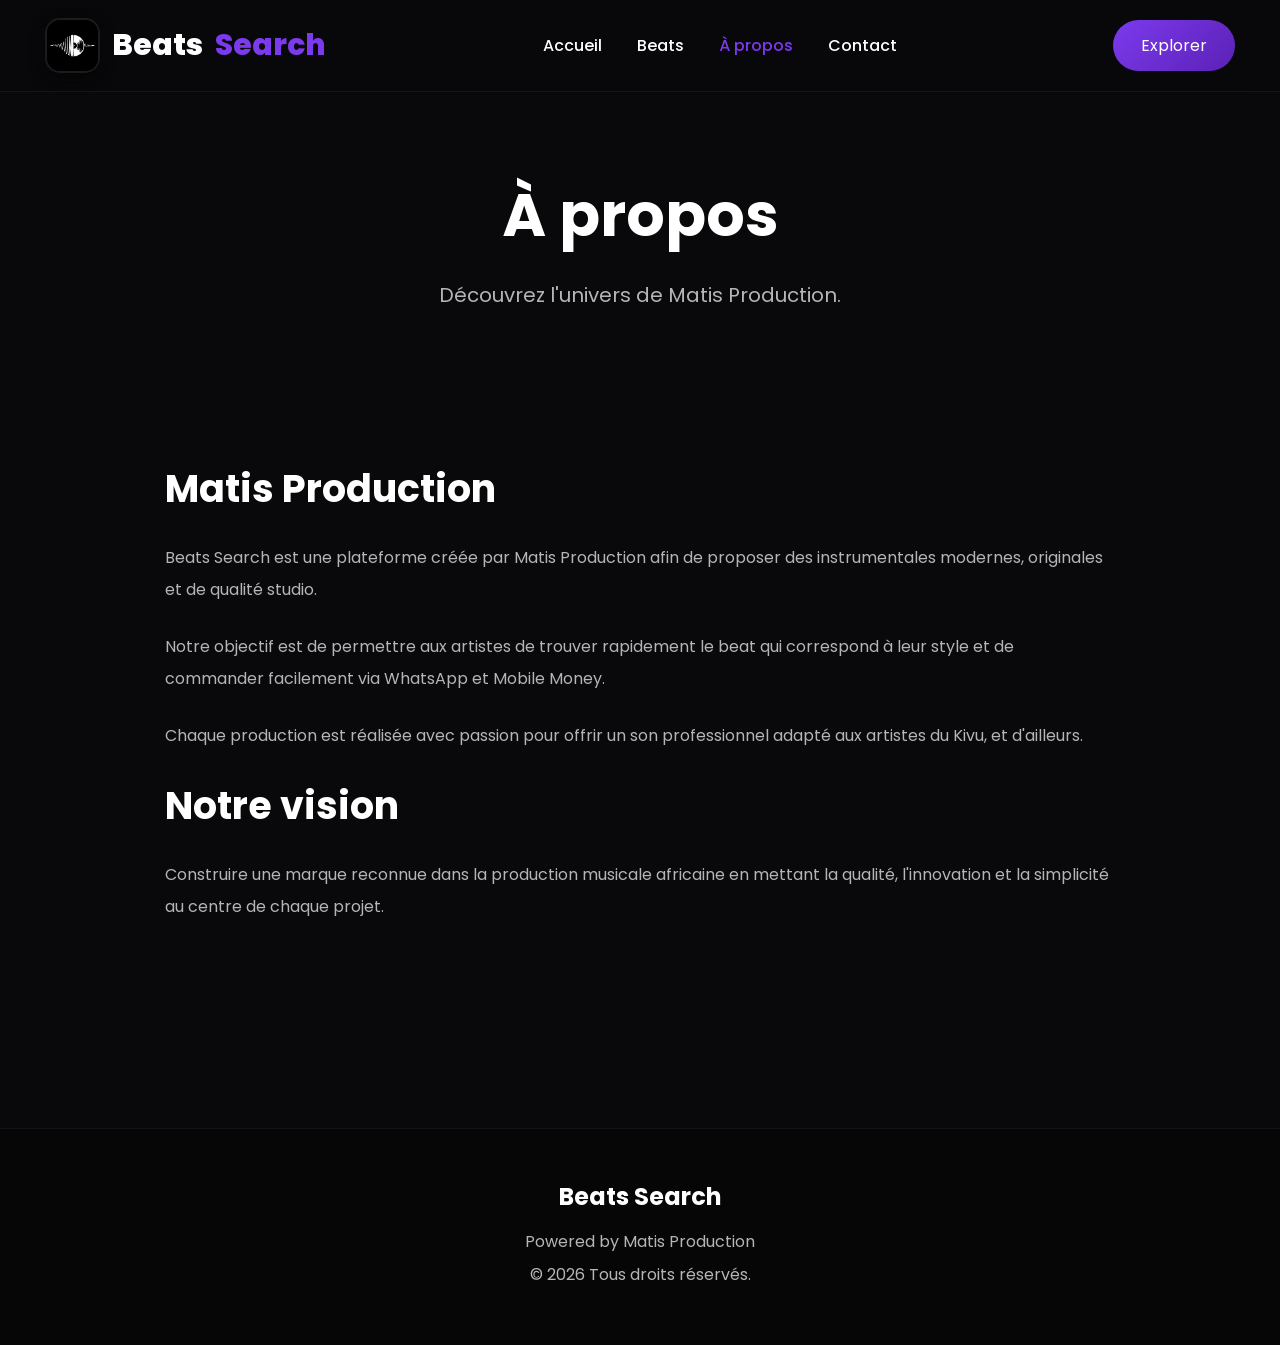
<file: about.html>
<!DOCTYPE html>
<html lang="fr">

<head>

    <meta charset="UTF-8">
    <meta name="viewport" content="width=device-width, initial-scale=1.0">

    <title>À propos | Beats Search</title>
    <meta name="description" content="Découvre Matis Production, le studio derrière Beats Search : instrumentales modernes, originales et de qualité studio pour les artistes.">
    <link rel="icon" type="image/png" href="assets/img/logo.png">

    <link rel="stylesheet" href="assets/css/style.css">

    <link rel="preconnect" href="https://fonts.googleapis.com">

    <link rel="preconnect" href="https://fonts.gstatic.com" crossorigin>

    <link href="https://fonts.googleapis.com/css2?family=Poppins:wght@300;400;500;600;700;800&display=swap" rel="stylesheet">

</head>

<body>

<header>

<nav class="navbar">

<div class="logo">

    <a href="index.html">

        <img src="assets/img/logo.png" alt="Beats Search Logo">

        <span class="logo-main">Beats</span>

        <span class="logo-secondary">Search</span>

    </a>

</div>

<button type="button" class="menu-toggle" aria-label="Ouvrir le menu" aria-expanded="false" aria-controls="mainNavLinks">☰</button>

<ul class="nav-links" id="mainNavLinks">

<li><a href="index.html">Accueil</a></li>

<li><a href="beats.html">Beats</a></li>

<li><a class="active" href="about.html">À propos</a></li>

<li><a href="contact.html">Contact</a></li>

</ul>

<a href="beats.html" class="btn">Explorer</a>

</nav>

</header>

<section class="page-header">

<h1>À propos</h1>

<p>Découvrez l'univers de Matis Production.</p>

</section>

<section class="about-section">

<div class="about-container">

<h2>Matis Production</h2>

<p>

Beats Search est une plateforme créée par Matis Production afin de proposer
des instrumentales modernes, originales et de qualité studio.

</p>

<p>

Notre objectif est de permettre aux artistes de trouver rapidement le beat
qui correspond à leur style et de commander facilement via WhatsApp et Mobile
Money.

</p>

<p>

Chaque production est réalisée avec passion pour offrir un son professionnel
adapté aux artistes du Kivu, et d'ailleurs.

</p>

<h2>Notre vision</h2>

<p>

Construire une marque reconnue dans la production musicale africaine en
mettant la qualité, l'innovation et la simplicité au centre de chaque projet.

</p>

</div>

</section>

<footer>

<h2>Beats Search</h2>

<p>Powered by Matis Production</p>

<p>© 2026 Tous droits réservés.</p>

</footer>

<script src="assets/js/script.js"></script>

</body>

</html>
</file>
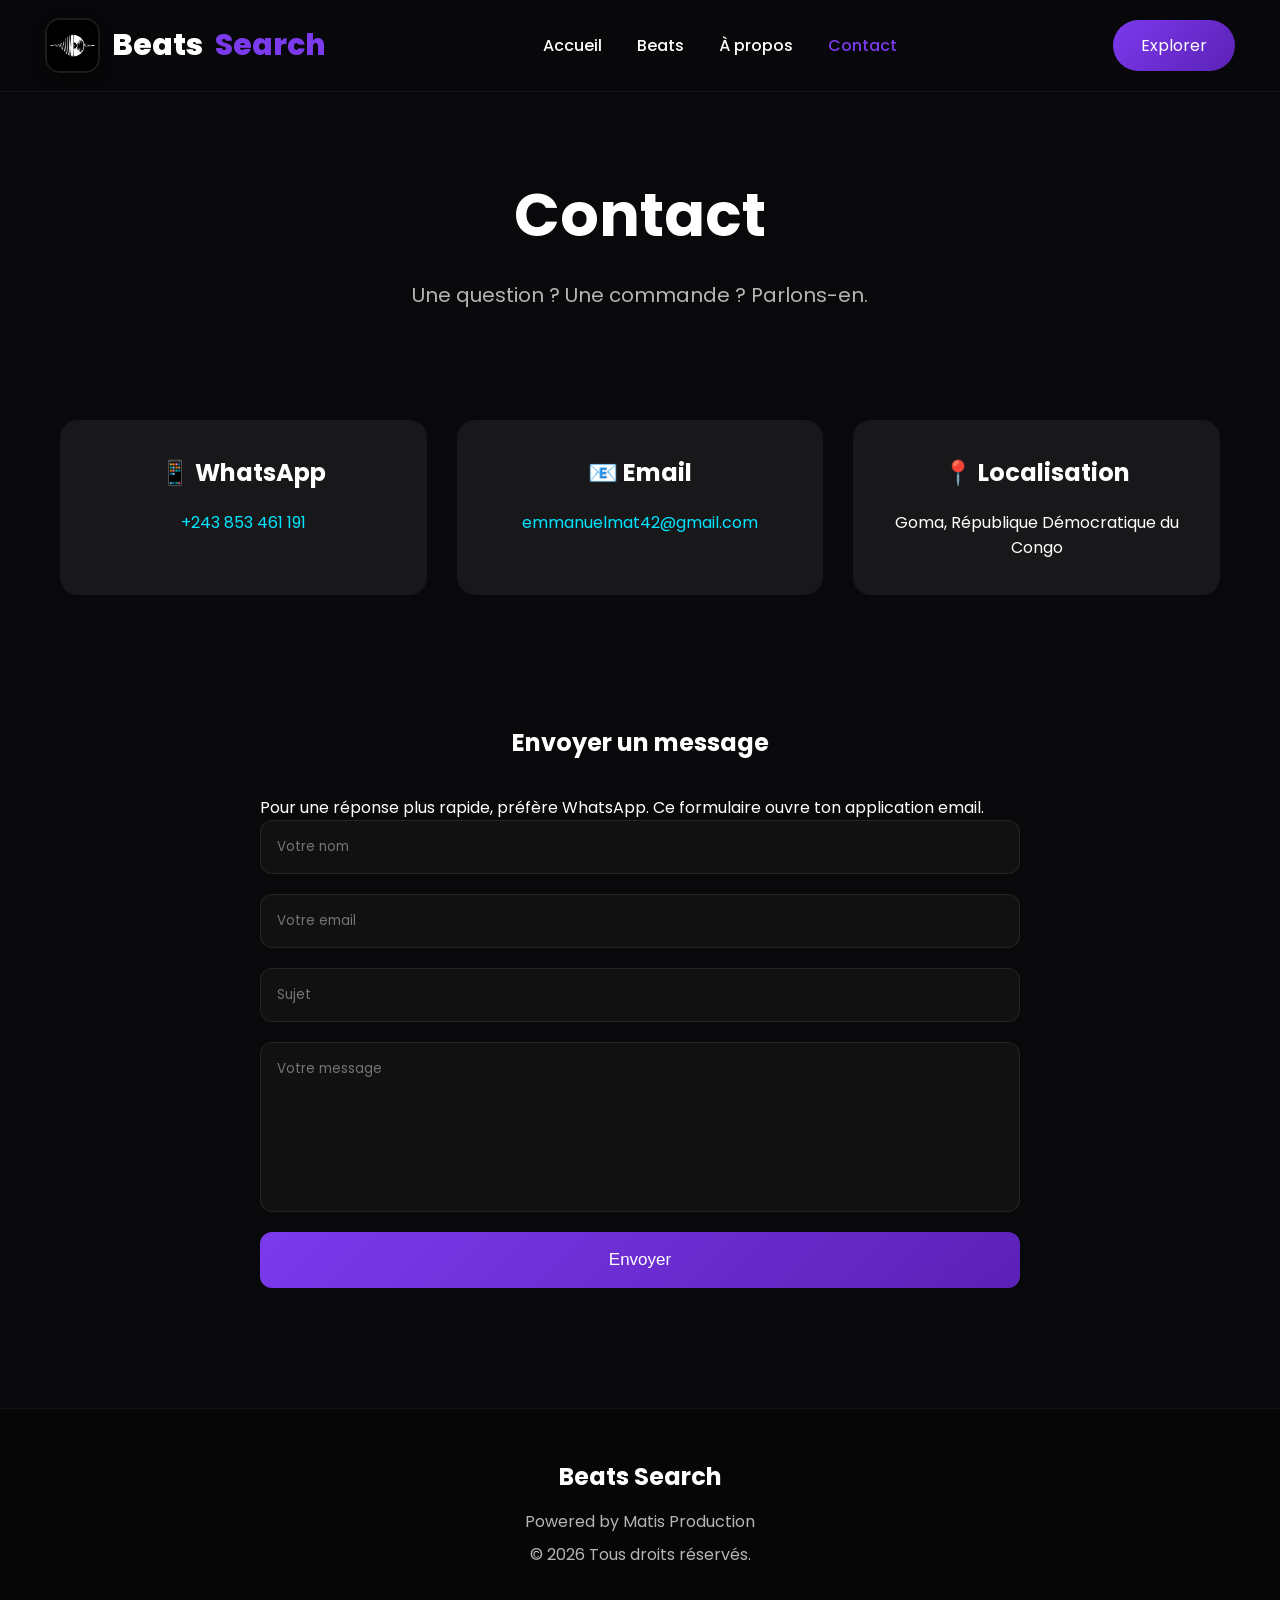
<file: contact.html>
<!DOCTYPE html>
<html lang="fr">

<head>

<meta charset="UTF-8">

<meta name="viewport" content="width=device-width, initial-scale=1.0">

<title>Contact | Beats Search</title>
<meta name="description" content="Contacte Matis Production pour commander un beat ou poser une question : WhatsApp, email ou formulaire de contact.">
<link rel="icon" type="image/png" href="assets/img/logo.png">

<link rel="stylesheet" href="assets/css/style.css">

<link rel="preconnect" href="https://fonts.googleapis.com">

<link rel="preconnect" href="https://fonts.gstatic.com" crossorigin>

<link href="https://fonts.googleapis.com/css2?family=Poppins:wght@300;400;500;600;700;800&display=swap" rel="stylesheet">

</head>

<body>

<header>

<nav class="navbar">

<div class="logo">

    <a href="index.html">

        <img src="assets/img/logo.png" alt="Beats Search Logo">

        <span class="logo-main">Beats</span>

        <span class="logo-secondary">Search</span>

    </a>

</div>

<button type="button" class="menu-toggle" aria-label="Ouvrir le menu" aria-expanded="false" aria-controls="mainNavLinks">☰</button>

<ul class="nav-links" id="mainNavLinks">

<li><a href="index.html">Accueil</a></li>

<li><a href="beats.html">Beats</a></li>

<li><a href="about.html">À propos</a></li>

<li><a class="active" href="contact.html">Contact</a></li>

</ul>

<a href="beats.html" class="btn">Explorer</a>

</nav>

</header>

<section class="page-header">

<h1>Contact</h1>

<p>Une question ? Une commande ? Parlons-en.</p>

</section>

<section class="contact-section">

<div class="contact-card">

<h2>📱 WhatsApp</h2>

<p>

<a href="https://wa.me/243853461191" target="_blank" rel="noopener">

+243 853 461 191

</a>

</p>

</div>

<div class="contact-card">

<h2>📧 Email</h2>

<p>

<a href="mailto:emmanuelmat42@gmail.com">

emmanuelmat42@gmail.com

</a>

</p>

</div>

<div class="contact-card">

<h2>📍 Localisation</h2>

<p>

Goma, République Démocratique du Congo

</p>

</div>

</section>

<section class="contact-form">

    <h2>Envoyer un message</h2>

    <p class="contact-form-note">
        Pour une réponse plus rapide, préfère WhatsApp. Ce formulaire ouvre
        ton application email.
    </p>

    <form action="mailto:emmanuelmat42@gmail.com"
          method="post"
          enctype="text/plain">

        <label for="contactName" class="sr-only">Votre nom</label>
        <input type="text"
               id="contactName"
               name="Nom"
               placeholder="Votre nom"
               required>

        <label for="contactEmail" class="sr-only">Votre email</label>
        <input type="email"
               id="contactEmail"
               name="Email"
               placeholder="Votre email"
               required>

        <label for="contactSubject" class="sr-only">Sujet</label>
        <input type="text"
               id="contactSubject"
               name="Sujet"
               placeholder="Sujet"
               required>

        <label for="contactMessage" class="sr-only">Votre message</label>
        <textarea
               id="contactMessage"
               name="Message"
               placeholder="Votre message"
               required></textarea>

        <button type="submit">

            Envoyer

        </button>

    </form>

</section>



<footer>

<h2>Beats Search</h2>

<p>Powered by Matis Production</p>

<p>© 2026 Tous droits réservés.</p>

</footer>

<script src="assets/js/script.js"></script>

</body>

</html>
</file>
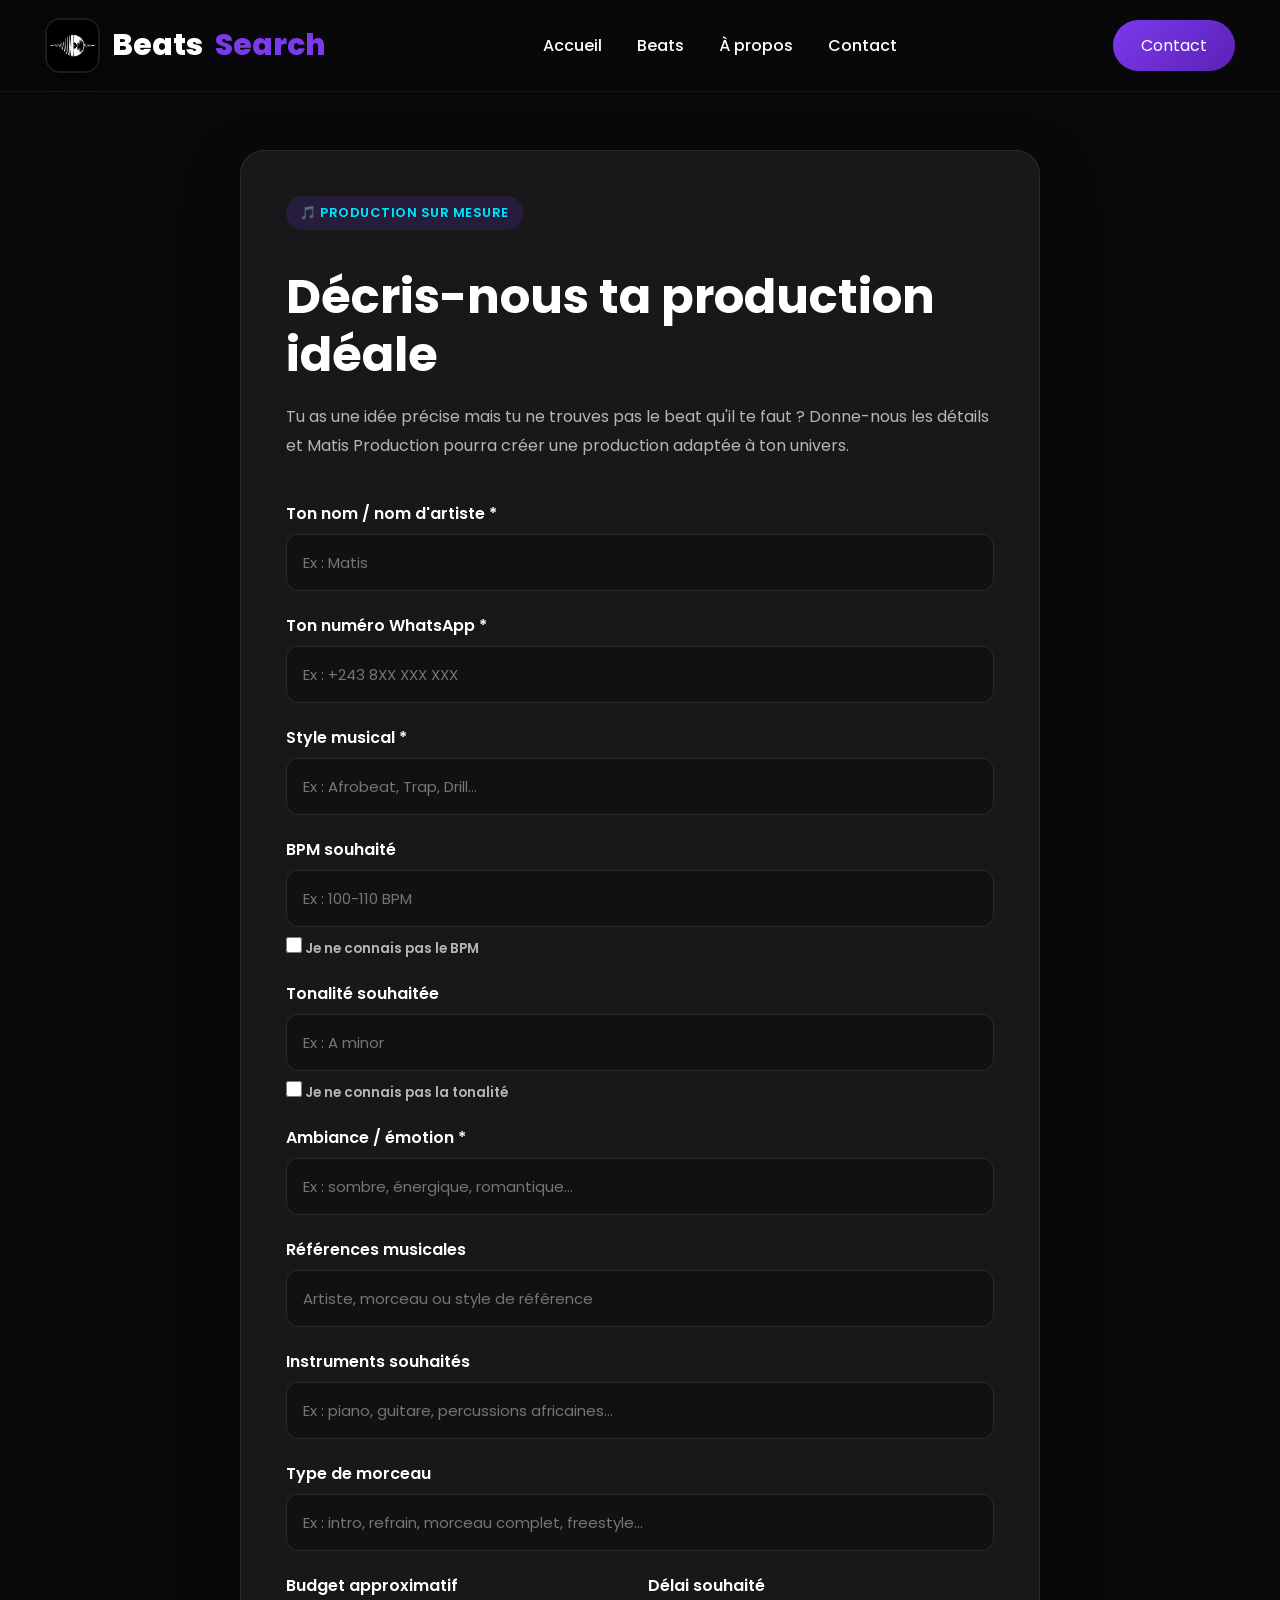
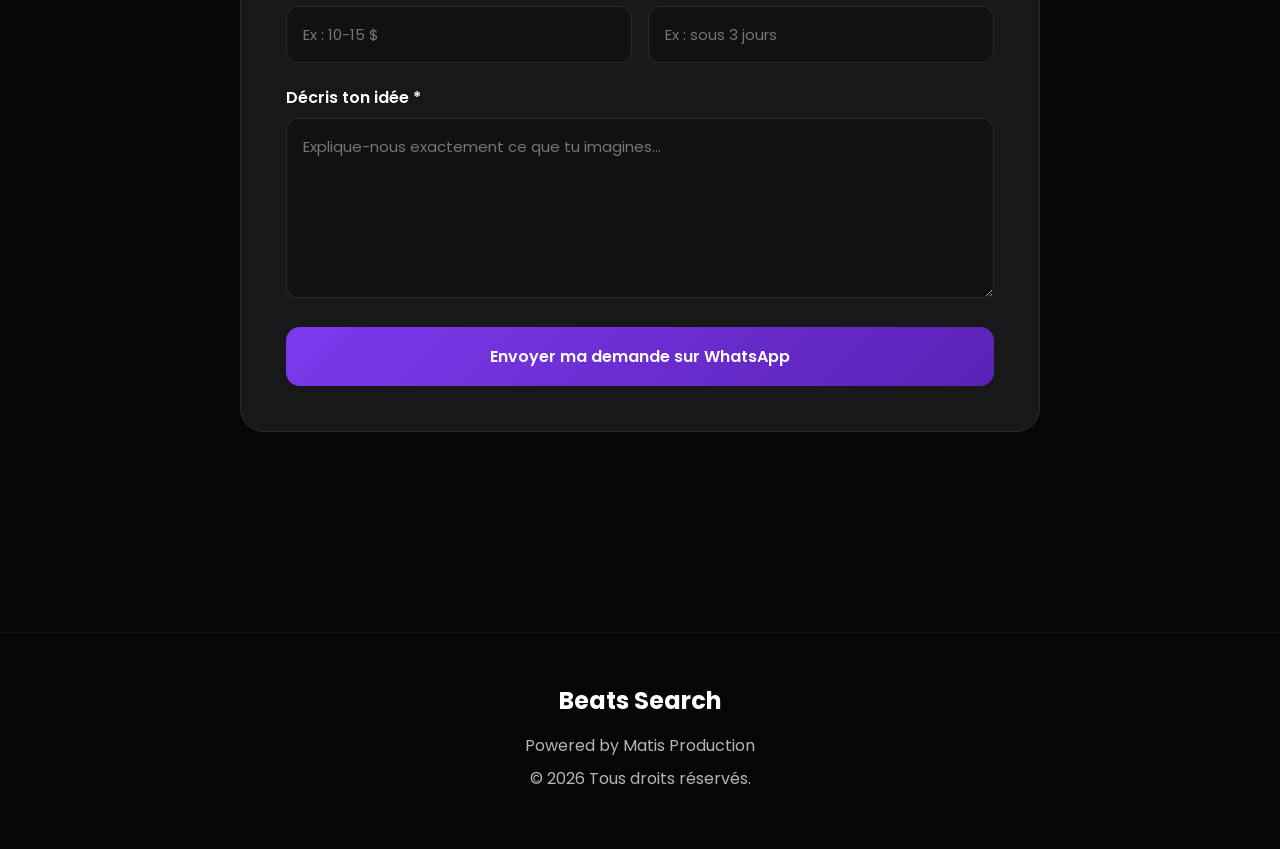
<file: production.html>
<!DOCTYPE html>
<html lang="fr">

<head>

    <meta charset="UTF-8">

    <meta
        name="viewport"
        content="width=device-width, initial-scale=1.0"
    >

    <title>Production sur mesure | Beats Search</title>
    <meta name="description" content="Décris ton idée de production musicale et Matis Production crée un beat sur mesure adapté à ton style, ton ambiance et ton budget.">

    <link
        rel="icon"
        type="image/png"
        href="assets/img/logo.png"
    >

    <link
        rel="stylesheet"
        href="assets/css/style.css"
    >

    <link
        href="https://fonts.googleapis.com/css2?family=Poppins:wght@300;400;500;600;700;800&display=swap"
        rel="stylesheet"
    >

</head>

<body>

<header>

    <nav class="navbar">

        <div class="logo">

            <a href="index.html">

                <img src="assets/img/logo.png" alt="Beats Search Logo">

                <span class="logo-main">Beats</span>
                <span class="logo-secondary">Search</span>

            </a>

        </div>

        <button type="button" class="menu-toggle" aria-label="Ouvrir le menu" aria-expanded="false" aria-controls="mainNavLinks">☰</button>

        <ul class="nav-links" id="mainNavLinks">

            <li>
                <a href="index.html">Accueil</a>
            </li>

            <li>
                <a href="beats.html">Beats</a>
            </li>

            <li>
                <a href="about.html">À propos</a>
            </li>

            <li>
                <a href="contact.html">Contact</a>
            </li>

        </ul>

        <a href="contact.html" class="btn">
            Contact
        </a>

    </nav>

</header>


<section class="production-page">

    <div class="production-container">

        <span class="custom-badge">
            🎵 PRODUCTION SUR MESURE
        </span>

        <h1>
            Décris-nous ta production idéale
        </h1>

        <p class="production-intro">
            Tu as une idée précise mais tu ne trouves pas
            le beat qu'il te faut ?
            Donne-nous les détails et Matis Production
            pourra créer une production adaptée à ton univers.
        </p>


        <form id="productionForm" novalidate>


            <div class="form-group">

                <label for="name">
                    Ton nom / nom d'artiste *
                </label>

                <input
                    type="text"
                    id="name"
                    placeholder="Ex : Matis"
                    required
                >

                <p class="form-error" id="error-name" hidden>Merci d'indiquer ton nom.</p>

            </div>


            <div class="form-group">

                <label for="whatsapp">
                    Ton numéro WhatsApp *
                </label>

                <input
                    type="tel"
                    id="whatsapp"
                    placeholder="Ex : +243 8XX XXX XXX"
                    required
                >

                <p class="form-error" id="error-whatsapp" hidden>Merci d'indiquer un numéro WhatsApp valide.</p>

            </div>


            <div class="form-group">

                <label for="style">
                    Style musical *
                </label>

                <input
                    type="text"
                    id="style"
                    placeholder="Ex : Afrobeat, Trap, Drill..."
                    required
                >

                <p class="form-error" id="error-style" hidden>Merci d'indiquer un style musical.</p>

            </div>


            <div class="form-group">

                <label for="bpm">
                    BPM souhaité
                </label>

                <input
                    type="text"
                    id="bpm"
                    placeholder="Ex : 100-110 BPM"
                >

                <label class="form-checkbox">
                    <input type="checkbox" id="bpmUnknown">
                    Je ne connais pas le BPM
                </label>

            </div>


            <div class="form-group">

                <label for="key">
                    Tonalité souhaitée
                </label>

                <input
                    type="text"
                    id="key"
                    placeholder="Ex : A minor"
                >

                <label class="form-checkbox">
                    <input type="checkbox" id="keyUnknown">
                    Je ne connais pas la tonalité
                </label>

            </div>


            <div class="form-group">

                <label for="mood">
                    Ambiance / émotion *
                </label>

                <input
                    type="text"
                    id="mood"
                    placeholder="Ex : sombre, énergique, romantique..."
                    required
                >

                <p class="form-error" id="error-mood" hidden>Merci de décrire l'ambiance recherchée.</p>

            </div>


            <div class="form-group">

                <label for="references">
                    Références musicales
                </label>

                <input
                    type="text"
                    id="references"
                    placeholder="Artiste, morceau ou style de référence"
                >

            </div>


            <div class="form-group">

                <label for="instruments">
                    Instruments souhaités
                </label>

                <input
                    type="text"
                    id="instruments"
                    placeholder="Ex : piano, guitare, percussions africaines..."
                >

            </div>


            <div class="form-group">

                <label for="songType">
                    Type de morceau
                </label>

                <input
                    type="text"
                    id="songType"
                    placeholder="Ex : intro, refrain, morceau complet, freestyle..."
                >

            </div>


            <div class="form-group form-group-half">

                <div>
                    <label for="budget">
                        Budget approximatif
                    </label>

                    <input
                        type="text"
                        id="budget"
                        placeholder="Ex : 10-15 $"
                    >
                </div>

                <div>
                    <label for="deadline">
                        Délai souhaité
                    </label>

                    <input
                        type="text"
                        id="deadline"
                        placeholder="Ex : sous 3 jours"
                    >
                </div>

            </div>


            <div class="form-group">

                <label for="description">
                    Décris ton idée *
                </label>

                <textarea
                    id="description"
                    placeholder="Explique-nous exactement ce que tu imagines..."
                    required
                ></textarea>

                <p class="form-error" id="error-description" hidden>Merci de décrire ton idée en quelques phrases.</p>

            </div>


            <button
                type="submit"
                class="production-submit"
            >

                Envoyer ma demande sur WhatsApp

            </button>

        </form>

    </div>

</section>


<footer>

    <h2>Beats Search</h2>

    <p>Powered by Matis Production</p>

    <p>© 2026 Tous droits réservés.</p>

</footer>


<script>

(function () {

    const form = document.getElementById("productionForm");

    if (!form) return;

    const bpmUnknown = document.getElementById("bpmUnknown");
    const bpmInput = document.getElementById("bpm");
    const keyUnknown = document.getElementById("keyUnknown");
    const keyInput = document.getElementById("key");

    if (bpmUnknown && bpmInput) {
        bpmUnknown.addEventListener("change", () => {
            bpmInput.disabled = bpmUnknown.checked;
            if (bpmUnknown.checked) bpmInput.value = "";
        });
    }

    if (keyUnknown && keyInput) {
        keyUnknown.addEventListener("change", () => {
            keyInput.disabled = keyUnknown.checked;
            if (keyUnknown.checked) keyInput.value = "";
        });
    }

    form.addEventListener("submit", function (event) {

        event.preventDefault();

        const fields = {
            name: document.getElementById("name"),
            whatsapp: document.getElementById("whatsapp"),
            style: document.getElementById("style"),
            mood: document.getElementById("mood"),
            description: document.getElementById("description")
        };

        let isValid = true;

        Object.keys(fields).forEach((key) => {
            const field = fields[key];
            const errorEl = document.getElementById("error-" + key);
            const value = field.value.trim();

            if (!value) {
                isValid = false;
                field.classList.add("input-error");
                if (errorEl) errorEl.hidden = false;
            } else {
                field.classList.remove("input-error");
                if (errorEl) errorEl.hidden = true;
            }
        });

        if (!isValid) {
            const firstInvalid = form.querySelector(".input-error");
            if (firstInvalid) firstInvalid.focus();
            return;
        }

        const name = fields.name.value.trim();
        const whatsappNumberClient = fields.whatsapp.value.trim();
        const style = fields.style.value.trim();
        const bpm = bpmUnknown && bpmUnknown.checked
            ? "Non précisé"
            : (bpmInput.value.trim() || "Non précisé");
        const key = keyUnknown && keyUnknown.checked
            ? "Non précisée"
            : (keyInput.value.trim() || "Non précisée");
        const mood = fields.mood.value.trim();
        const references = document.getElementById("references").value.trim();
        const instruments = document.getElementById("instruments").value.trim();
        const songType = document.getElementById("songType").value.trim();
        const budget = document.getElementById("budget").value.trim();
        const deadline = document.getElementById("deadline").value.trim();
        const description = fields.description.value.trim();


        const message =
`🎵 DEMANDE DE PRODUCTION SUR MESURE

👤 Nom / Artiste :
${name}

📱 WhatsApp :
${whatsappNumberClient}

🎼 Style :
${style}

🥁 BPM :
${bpm}

🎹 Tonalité :
${key}

🌙 Ambiance :
${mood}

🎧 Références :
${references || "Aucune"}

🎸 Instruments souhaités :
${instruments || "Non précisé"}

🎬 Type de morceau :
${songType || "Non précisé"}

💰 Budget :
${budget || "Non précisé"}

⏱️ Délai souhaité :
${deadline || "Non précisé"}

💡 IDÉE DU CLIENT :
${description}

--------------------------------
Envoyé depuis Beats Search`;


        const whatsappNumber = "243853461191";

        const whatsappURL =
            "https://wa.me/" +
            whatsappNumber +
            "?text=" +
            encodeURIComponent(message);


        window.open(
            whatsappURL,
            "_blank"
        );

    });

})();

</script>

<script src="assets/js/script.js"></script>

</body>

</html>
</file>
<file: assets/css/style.css>
/*==================================
        BEATS SEARCH
     Matis Production
==================================*/

*{
    margin:0;
    padding:0;
    box-sizing:border-box;
}

html{
    scroll-behavior:smooth;
}

:root{

    --primary:#7C3AED;
    --secondary:#00E5FF;
    --dark:#09090B;
    --card:#18181B;
    --white:#ffffff;
    --gray:#b5b5b5;

}

body{

    font-family:'Poppins',sans-serif;
    background:var(--dark);
    color:var(--white);
    overflow-x:hidden;

}

/*=========================
        NAVBAR
=========================*/

header{

    position:fixed;
    width:100%;
    top:0;
    left:0;
    z-index:1000;

    backdrop-filter:blur(18px);

    background:rgba(9,9,11,.75);

    border-bottom:1px solid rgba(255,255,255,.05);

}

.navbar{

    max-width:1250px;

    margin:auto;

    padding:18px 30px;

    display:flex;

    justify-content:space-between;

    align-items:center;

}

/*=========================
          LOGO
=========================*/

/*=========================
          LOGO
=========================*/

.logo{

    display:flex;

    align-items:center;

}

.logo a{

    display:flex;

    align-items:center;

    gap:12px;

    text-decoration:none;

}

.logo img{

    width:55px;

    height:55px;

    object-fit:cover;

    border-radius:15px;

    border:2px solid rgba(255,255,255,.08);

    box-shadow:0 5px 15px rgba(0,0,0,.35);

    transition:.3s;

}

.logo img:hover{

    transform:scale(1.08);

    border-color:var(--primary);

}

.logo-main{

    color:#fff;

    font-size:30px;

    font-weight:800;

}

.logo-secondary{

    color:var(--primary);

    font-size:30px;

    font-weight:800;

}

.nav-links{

    display:flex;

    list-style:none;

    gap:35px;

}

.nav-links a{

    color:white;

    text-decoration:none;

    transition:.3s;

    font-weight:500;

}

.nav-links a:hover{

    color:var(--secondary);

}

.active{

    color:var(--primary)!important;

}

.btn{

    background:linear-gradient(135deg,#7C3AED,#5B21B6);

    color:white;

    text-decoration:none;

    padding:13px 28px;

    border-radius:50px;

    transition:.3s;

}

.btn:hover{

    transform:translateY(-4px);

    box-shadow:0 15px 35px rgba(124,58,237,.35);

}

/*=========================
          HERO
=========================*/

.hero{

    position:relative;

    overflow:hidden;

    min-height:100vh;

    display:flex;

    justify-content:center;

    align-items:center;

    text-align:center;

    padding:120px 20px;

    background:
    linear-gradient(rgba(9,9,11,.82),rgba(9,9,11,.92)),
    url("../img/hero.jpg");

    background-size:cover;

    background-position:center;

    background-repeat:no-repeat;

}

.hero::after{

    content:"";

    position:absolute;

    inset:0;

    background:

    radial-gradient(circle at top right,

    rgba(124,58,237,.25),

    transparent 40%);

}

.hero-content{

    position:relative;

    z-index:2;

    max-width:900px;

    padding:20px;

}

.hero h1{

    font-size:72px;

    font-weight:800;

    line-height:1.1;

}

.hero p{

    margin:30px 0;

    font-size:22px;

    color:var(--gray);

    line-height:1.8;

}

.hero-btn{

    display:inline-block;

    padding:18px 45px;

    background:linear-gradient(135deg,#7C3AED,#5B21B6);

    color:white;

    text-decoration:none;

    border-radius:60px;

    transition:.35s;

    font-size:18px;

}

.hero-btn:hover{

    transform:translateY(-6px);

    box-shadow:0 15px 40px rgba(124,58,237,.4);

}

/*=========================
       PAGE HEADER
=========================*/

.page-header{

    padding-top:170px;

    padding-bottom:70px;

    text-align:center;

}

.page-header h1{

    font-size:60px;

    margin-bottom:20px;

}

.page-header p{

    color:var(--gray);

    font-size:20px;

}

/*=========================
      RESPONSIVE
=========================*/

@media(max-width:900px){

.nav-links{

display:none;

}

.hero h1{

font-size:45px;

}

.hero p{

font-size:18px;

}

.page-header h1{

font-size:40px;

}

}
/*==================================
        SECTION BEATS
==================================*/

.beats{

    max-width:1300px;

    margin:auto;

    padding:80px 30px;

}

.beat-container{

    display:grid;

    grid-template-columns:repeat(auto-fit,minmax(320px,1fr));

    gap:35px;

}

.beat-card{

    background:var(--card);

    border-radius:20px;

    overflow:hidden;

    transition:.35s;

    border:1px solid rgba(255,255,255,.05);

}

.beat-card:hover{

    transform:translateY(-10px);

    box-shadow:0 20px 40px rgba(124,58,237,.25);

}

.beat-card img{

    width:100%;

    height:280px;

    object-fit:cover;

    display:block;

}

.beat-info{

    padding:25px;

}

.beat-info h3{

    font-size:24px;

    margin-bottom:10px;

}

.beat-info p{

    color:var(--gray);

    margin-bottom:15px;

}

.beat-info span{

    display:block;

    color:var(--secondary);

    font-size:25px;

    font-weight:bold;

    margin-bottom:20px;

}

.beat-info audio{

    width:100%;

    margin-bottom:20px;

}

.buy-btn{

    display:block;

    width:100%;

    text-align:center;

    text-decoration:none;

    padding:15px;

    border-radius:12px;

    background:linear-gradient(135deg,#7C3AED,#5B21B6);

    color:white;

    font-weight:600;

    transition:.3s;

}

.buy-btn:hover{

    background:linear-gradient(135deg,#00E5FF,#06B6D4);

    color:black;

}

/*==================================
      PRESENTATION
==================================*/

.presentation{

    max-width:1000px;

    margin:auto;

    padding:90px 25px;

    text-align:center;

}

.presentation h2{

    font-size:42px;

    margin-bottom:25px;

}

.presentation p{

    color:var(--gray);

    line-height:2;

    font-size:18px;

}

/*==================================
         SERVICES
==================================*/

.services{

    max-width:1200px;

    margin:auto;

    padding:50px 20px 100px;

    display:grid;

    grid-template-columns:repeat(auto-fit,minmax(280px,1fr));

    gap:30px;

}

.service-card{

    background:var(--card);

    padding:35px;

    border-radius:18px;

    text-align:center;

    transition:.35s;

}

.service-card:hover{

    transform:translateY(-8px);

}

.service-card h3{

    margin-bottom:15px;

    font-size:24px;

}

.service-card p{

    color:var(--gray);

}

/*==================================
            ABOUT
==================================*/

.about-section{

    max-width:1000px;

    margin:auto;

    padding:80px 25px;

}

.about-container h2{

    font-size:38px;

    margin-bottom:25px;

}

.about-container p{

    margin-bottom:25px;

    line-height:2;

    color:var(--gray);

}

/*==================================
            CONTACT
==================================*/

.contact-section{

    max-width:1200px;

    margin:auto;

    padding:40px 20px;

    display:grid;

    grid-template-columns:repeat(auto-fit,minmax(280px,1fr));

    gap:30px;

}

.contact-card{

    background:var(--card);

    padding:35px;

    border-radius:18px;

    text-align:center;

}

.contact-card h2{

    margin-bottom:20px;

}

.contact-card a{

    color:var(--secondary);

    text-decoration:none;

}

.contact-form{

    max-width:800px;

    margin:70px auto;

    padding:20px;

}

.contact-form h2{

    text-align:center;

    margin-bottom:35px;

}

.contact-form form{

    display:flex;

    flex-direction:column;

    gap:20px;

}

.contact-form input,

.contact-form textarea{

    background:#111;

    border:1px solid rgba(255,255,255,.08);

    color:white;

    padding:16px;

    border-radius:12px;

    font-family:Poppins;

}

.contact-form textarea{

    resize:none;

    height:170px;

}

.contact-form button{

    border:none;

    padding:18px;

    border-radius:12px;

    background:linear-gradient(135deg,#7C3AED,#5B21B6);

    color:white;

    cursor:pointer;

    font-size:17px;

}

/*==================================
            FOOTER
==================================*/

footer{

    margin-top:100px;

    padding:50px 20px;

    text-align:center;

    background:#060606;

    border-top:1px solid rgba(255,255,255,.05);

}

footer h2{

    margin-bottom:15px;

}

footer p{

    color:var(--gray);

    margin:8px 0;

}
/*==========================
        HERO STATS
===========================*/

.hero-stats{

    width:100%;

    display:flex;

    justify-content:center;

    align-items:center;

    flex-direction:row;

    gap:18px;

    margin-top:50px;

}

.stat{

    width:150px;

    height:110px;

    display:flex;

    flex-direction:column;

    justify-content:center;

    align-items:center;

    background:rgba(255,255,255,.05);

    border:1px solid rgba(255,255,255,.08);

    border-radius:18px;

    transition:.3s;

}

.stat:hover{

    transform:translateY(-6px);

    border-color:var(--primary);

}

.stat h2{

    color:var(--secondary);

    font-size:34px;

    margin-bottom:8px;

}

.stat p{

    color:var(--gray);

    font-size:15px;

}

/*=========================
   BOUTON RETOUR EN HAUT
=========================*/

#topButton{

position:fixed;

bottom:25px;

right:25px;

width:55px;

height:55px;

border:none;

border-radius:50%;

background:linear-gradient(135deg,#7C3AED,#5B21B6);

color:white;

font-size:22px;

cursor:pointer;

opacity:0;

pointer-events:none;

transition:.35s;

box-shadow:0 10px 25px rgba(124,58,237,.35);

z-index:9999;

}

#topButton:hover{

transform:translateY(-5px);

}

.showTop{

opacity:1 !important;

pointer-events:auto !important;

}
/* ==========================================
   RESPONSIVE MOBILE - INDEX UNIQUEMENT
========================================== */

@media screen and (max-width:768px){

/* HERO */

.hero{

    min-height:100vh;

    padding:120px 20px 80px;

    background:
    linear-gradient(rgba(9,9,11,.80),rgba(9,9,11,.92)),
    url("../img/hero-mobile.jpg");

    background-size:cover;
    background-position:center;
    background-repeat:no-repeat;

}

.hero-content{

    width:100%;
    max-width:100%;

}

.hero h1{

    font-size:42px;
    line-height:1.2;

}

.hero p{

    font-size:17px;
    margin:25px 0;

}

.hero-btn{

    width:100%;
    max-width:320px;
    margin:auto;
    display:block;

}

/* HERO STATS */

.hero-stats{

    position:relative;

    width:220px;

    height:120px;

    margin:40px auto;

    overflow:hidden;

}
.hero-stats .stat{

    position:absolute;

    top:0;
    left:0;

    width:100%;
    height:100%;

    display:none;

    flex-direction:column;
    justify-content:center;
    align-items:center;

    text-align:center;

}

.hero-stats .stat.active{

    display:flex;

}

.hero-stats h2{

    font-size:30px;

}

.hero-stats p{

    font-size:15px;

}


/* SECTIONS */

.presentation,
.about-section{

    padding:70px 20px;

}

.presentation h2,
.about-section h2{

    font-size:36px;

}

.presentation p,
.about-section p{

    font-size:17px;
    line-height:1.8;

}

/* BEATS */

.beats{

    padding:70px 15px;

}

.beat-container{

    display:grid;

    grid-template-columns:1fr;

    gap:25px;

}

.beat-card{

    width:100%;

    border-radius:18px;

}

.beat-card img{

    width:100%;

    height:220px;

    object-fit:cover;

}

.beat-info{

    padding:20px;

}

.buy-btn{

    width:100%;

}

/* SERVICES */

.services{

    grid-template-columns:1fr;

}

.service-card{

    width:100%;

}

/* CONTACT */

.contact-section{

    grid-template-columns:1fr;

}

.contact-form{

    padding:20px;

}

/* FOOTER */

footer{

    padding:40px 20px;

}

}
.beat-card{

    opacity:1 !important;

    visibility:visible !important;

}

/* Le fix anti-bug ci-dessus empêche les cartes de rester invisibles
   à cause d'une animation ratée, sans bloquer l'effet de survol
   (transform) sur desktop comme le faisait l'ancienne règle. */
/* ==========================================
   PRODUCTION SUR MESURE
========================================== */

.custom-production {

    grid-column: 1 / -1;

    width: 100%;

    margin-top: 15px;

    padding: 55px 30px;

    border-radius: 24px;

    text-align: center;

    background:
        radial-gradient(
            circle at top right,
            rgba(124,58,237,.20),
            transparent 45%
        ),
        var(--card);

    border: 1px solid rgba(255,255,255,.08);

    box-shadow: 0 15px 40px rgba(0,0,0,.25);

    animation: customFloat 4s ease-in-out infinite;

}

.custom-production-content {

    width: 100%;

    max-width: 700px;

    margin: auto;

}

.custom-badge {

    display: inline-block;

    margin-bottom: 18px;

    padding: 7px 14px;

    border-radius: 30px;

    background: rgba(124,58,237,.15);

    color: var(--secondary);

    font-size: 13px;

    font-weight: 600;

    letter-spacing: .5px;

}

.custom-production h2 {

    font-size: 34px;

    line-height: 1.3;

    margin-bottom: 15px;

}

.custom-production p {

    max-width: 600px;

    margin: 0 auto 25px;

    color: var(--gray);

    line-height: 1.8;

    font-size: 16px;

}

.custom-production-btn {

    display: inline-block;

    padding: 14px 28px;

    border-radius: 50px;

    background: linear-gradient(
        135deg,
        #7C3AED,
        #5B21B6
    );

    color: white;

    text-decoration: none;

    font-weight: 600;

    transition: .3s;

}

.custom-production-btn:hover {

    transform: translateY(-4px);

    box-shadow:
        0 12px 30px rgba(124,58,237,.35);

}

@keyframes customFloat {

    0%,
    100% {

        transform: translateY(0);

    }

    50% {

        transform: translateY(-6px);

    }

}
/* ==========================================
   PAGE PRODUCTION SUR MESURE
========================================== */

.production-page {

    min-height:100vh;

    padding:150px 20px 100px;

    display:flex;

    justify-content:center;

    align-items:center;

}

.production-container {

    width:100%;

    max-width:800px;

    margin:auto;

    padding:45px;

    background:var(--card);

    border:1px solid rgba(255,255,255,.08);

    border-radius:24px;

    box-shadow:
        0 20px 60px rgba(0,0,0,.3);

}

.production-container > h1 {

    font-size:48px;

    line-height:1.2;

    margin:20px 0;

}

.production-intro {

    color:var(--gray);

    line-height:1.8;

    margin-bottom:40px;

}

.form-group {

    margin-bottom:22px;

}

.form-group label {

    display:block;

    margin-bottom:8px;

    font-weight:600;

}

.form-group input,
.form-group textarea {

    width:100%;

    padding:16px;

    border-radius:12px;

    border:1px solid rgba(255,255,255,.1);

    background:#111;

    color:white;

    font-family:'Poppins',sans-serif;

    font-size:15px;

    outline:none;

}

.form-group input:focus,
.form-group textarea:focus {

    border-color:var(--primary);

}

.form-group textarea {

    min-height:180px;

    resize:vertical;

}

.production-submit {

    width:100%;

    padding:17px;

    border:none;

    border-radius:14px;

    background:
        linear-gradient(
            135deg,
            #7C3AED,
            #5B21B6
        );

    color:white;

    font-family:'Poppins',sans-serif;

    font-size:16px;

    font-weight:600;

    cursor:pointer;

    transition:.3s;

}

.production-submit:hover {

    transform:translateY(-3px);

    box-shadow:
        0 15px 35px rgba(124,58,237,.35);

}


/* ==========================================
   PRODUCTION MOBILE
========================================== */

@media screen and (max-width:768px) {

    .production-page {

        padding:
            120px 15px
            60px;

    }

    .production-container {

        padding:28px 20px;

        border-radius:20px;

    }

    .production-container > h1 {

        font-size:34px;

    }

    .production-intro {

        font-size:15px;

        line-height:1.7;

    }

    .form-group input,
    .form-group textarea {

        font-size:16px;

    }

}
/* =========================================================
   RESPONSIVE GLOBAL - BEATS SEARCH
   Mobile / Tablette / PC
   À AJOUTER À LA FIN DU CSS
========================================================= */

/* ---------- BASE ANTI-DÉBORDEMENT ---------- */

html,
body {
    width: 100%;
    max-width: 100%;
    overflow-x: hidden;
}

*,
*::before,
*::after {
    box-sizing: border-box;
}

img,
video {
    max-width: 100%;
    height: auto;
}


/* ---------- NAVBAR ---------- */

.navbar {
    width: 100%;
    max-width: 1250px;
    margin: auto;
}

.nav-links {
    flex-wrap: wrap;
}


/* ---------- PAGE HEADER ---------- */

.page-header {
    width: 100%;
    max-width: 100%;
    padding-left: 20px;
    padding-right: 20px;
    text-align: center;
}

.page-header h1,
.page-header p {
    max-width: 100%;
    overflow-wrap: break-word;
}


/* =========================================================
   BEATS - STRUCTURE RESPONSIVE
========================================================= */

.beats {
    width: 100%;
    max-width: 1400px;
    margin: 0 auto;
    padding: 80px 25px;
}

.beat-container {
    width: 100%;
    max-width: 100%;
    display: grid;

    /* PC */
    grid-template-columns: repeat(3, minmax(0, 1fr));

    gap: 30px;
    align-items: stretch;
}

.beat-card {
    width: 100%;
    min-width: 0;
    max-width: 100%;
    overflow: hidden;

    display: flex;
    flex-direction: column;
}

.beat-card img {
    display: block;

    width: 100%;
    max-width: 100%;

    height: 280px;

    object-fit: cover;
}

.beat-info {
    width: 100%;
    min-width: 0;
    display: flex;
    flex-direction: column;
}

.beat-info h3,
.beat-info p,
.beat-info span {
    max-width: 100%;
    overflow-wrap: anywhere;
}

.beat-info audio {
    display: block;

    width: 100%;
    max-width: 100%;

    min-width: 0;
}

.buy-btn {
    width: 100%;
    max-width: 100%;

    min-height: 50px;

    display: flex;
    align-items: center;
    justify-content: center;

    white-space: normal;
}


/* =========================================================
   PRODUCTION SUR MESURE
========================================================= */

.custom-production {
    grid-column: 1 / -1;

    width: 100%;
    max-width: 100%;
    min-width: 0;

    overflow: hidden;
}

.custom-production-content {
    width: 100%;
    max-width: 700px;
    margin: auto;
}

.custom-production h2,
.custom-production p {
    max-width: 100%;
    overflow-wrap: break-word;
}


/* =========================================================
   TABLETTE
   769px → 1100px
========================================================= */

@media screen and (max-width: 1100px) {

    .navbar {
        padding-left: 20px;
        padding-right: 20px;
    }

    .nav-links {
        gap: 20px;
    }

    .beats {
        padding-left: 20px;
        padding-right: 20px;
    }

    .beat-container {
        grid-template-columns: repeat(2, minmax(0, 1fr));
        gap: 25px;
    }

    .beat-card img {
        height: 250px;
    }

}


/* =========================================================
   PETITE TABLETTE / GRAND MOBILE
   769px → 900px
========================================================= */

@media screen and (max-width: 900px) {

    .navbar {
        flex-wrap: wrap;
        gap: 15px;
    }

    .nav-links {
        gap: 15px;
    }

}


/* =========================================================
   MOBILE
   0 → 768px
========================================================= */

@media screen and (max-width: 768px) {

    /* ---------- GLOBAL ---------- */

    body {
        width: 100%;
        min-width: 0;
    }


    /* ---------- NAVBAR ---------- */

    header {
        width: 100%;
    }

    .navbar {
        width: 100%;

        padding:
            12px
            15px;

        display: flex;
        flex-direction: column;
        align-items: center;

        gap: 12px;
    }

    .logo {
        max-width: 100%;
    }

    .logo a {
        max-width: 100%;
    }

    .logo-main,
    .logo-secondary {
        font-size: 24px;
    }

    .logo img {
        width: 45px;
        height: 45px;
    }

    .nav-links {
        width: 100%;

        display: flex;
        justify-content: center;
        align-items: center;

        gap: 14px;

        flex-wrap: wrap;

        list-style: none;
    }

    .nav-links a {
        font-size: 13px;
    }

    .navbar > .btn {
        display: none;
    }


    /* ---------- PAGE HEADER ---------- */

    .page-header {
        width: 100%;

        padding:
            130px
            15px
            50px;
    }

    .page-header h1 {
        font-size: clamp(32px, 9vw, 46px);
        line-height: 1.15;
    }

    .page-header p {
        font-size: 15px;
        line-height: 1.7;
    }


    /* ---------- BEATS ---------- */

    .beats {
        width: 100%;

        padding:
            50px
            12px
            70px;
    }

    .beat-container {

        width: 100%;

        display: grid;

        grid-template-columns: minmax(0, 1fr);

        gap: 22px;
    }

    .beat-card {

        width: 100%;
        min-width: 0;
        max-width: 100%;

        border-radius: 18px;
    }

    .beat-card img {

        width: 100%;
        max-width: 100%;

        height: auto;

        aspect-ratio: 16 / 10;

        object-fit: cover;
    }

    .beat-info {

        width: 100%;
        min-width: 0;

        padding: 18px;
    }

    .beat-info h3 {

        font-size: 21px;

        line-height: 1.3;

        margin-bottom: 8px;
    }

    .beat-info p {

        font-size: 14px;

        line-height: 1.6;

        margin-bottom: 12px;
    }

    .beat-info span {

        font-size: 22px;

        margin-bottom: 16px;
    }

    .beat-info audio {

        width: 100%;

        max-width: 100%;

        margin-bottom: 16px;
    }

    .buy-btn {

        width: 100%;

        padding:
            14px
            12px;

        min-height: 50px;
    }


    /* ---------- PRODUCTION ---------- */

    .custom-production {

        grid-column: 1;

        width: 100%;

        margin-top: 5px;

        padding:
            35px
            18px;

        border-radius: 20px;
    }

    .custom-production-content {

        width: 100%;
        max-width: 100%;
    }

    .custom-production h2 {

        font-size: 26px;

        line-height: 1.3;
    }

    .custom-production p {

        font-size: 15px;

        line-height: 1.7;
    }

    .custom-production-btn {

        width: 100%;

        max-width: 320px;

        padding:
            14px
            18px;
    }


    /* ---------- PRESENTATION ---------- */

    .presentation {

        width: 100%;

        padding:
            60px
            18px;
    }

    .presentation h2 {

        font-size: 30px;

        line-height: 1.3;
    }

    .presentation p {

        font-size: 15px;

        line-height: 1.8;
    }


    /* ---------- SERVICES ---------- */

    .services {

        width: 100%;

        padding:
            40px
            15px
            70px;

        grid-template-columns:
            minmax(0, 1fr);
    }

    .service-card {

        width: 100%;

        min-width: 0;
    }


    /* ---------- ABOUT ---------- */

    .about-section {

        width: 100%;

        padding:
            60px
            18px;
    }

    .about-container h2 {

        font-size: 30px;
    }


    /* ---------- CONTACT ---------- */

    .contact-section {

        width: 100%;

        padding:
            40px
            15px;

        grid-template-columns:
            minmax(0, 1fr);
    }

    .contact-card {

        width: 100%;
        min-width: 0;
    }

    .contact-form {

        width: 100%;

        padding:
            20px
            15px;
    }

    .contact-form input,
    .contact-form textarea {

        width: 100%;
        max-width: 100%;
    }


    /* ---------- FOOTER ---------- */

    footer {

        width: 100%;

        padding:
            40px
            15px;
    }

}


/* =========================================================
   TRÈS PETITS ÉCRANS
   320px → 480px
========================================================= */

@media screen and (max-width: 480px) {

    .navbar {
        padding-left: 10px;
        padding-right: 10px;
    }

    .nav-links {
        gap: 10px;
    }

    .nav-links a {
        font-size: 12px;
    }

    .page-header {
        padding-left: 12px;
        padding-right: 12px;
    }

    .beats {
        padding-left: 10px;
        padding-right: 10px;
    }

    .beat-container {
        gap: 18px;
    }

    .beat-info {
        padding: 16px;
    }

    .beat-info h3 {
        font-size: 19px;
    }

    .beat-info p {
        font-size: 13px;
    }

    .beat-info span {
        font-size: 21px;
    }

    .custom-production {
        padding:
            30px
            15px;
    }

    .custom-production h2 {
        font-size: 24px;
    }

}


/* =========================================================
   ÉCRANS EXTRÊMEMENT PETITS
   ~320px
========================================================= */

@media screen and (max-width: 340px) {

    .logo-main,
    .logo-secondary {
        font-size: 21px;
    }

    .nav-links {
        gap: 8px;
    }

    .nav-links a {
        font-size: 11px;
    }

    .beats {
        padding-left: 8px;
        padding-right: 8px;
    }

    .beat-info {
        padding: 14px;
    }

    .custom-production {
        padding-left: 12px;
        padding-right: 12px;
    }

}


/* =========================================================
   SÉCURITÉ CONTRE LES ÉLÉMENTS TROP LARGES
========================================================= */

.beats *,
.page-header *,
.custom-production *,
.services *,
.contact-section *,
.about-section * {
    max-width: 100%;
}

audio {
    max-width: 100%;
}

input,
textarea,
button,
select {
    max-width: 100%;
}

/* =========================================================
   ACCESSIBILITÉ — texte réservé aux lecteurs d'écran
========================================================= */

.sr-only {
    position: absolute;
    width: 1px;
    height: 1px;
    padding: 0;
    margin: -1px;
    overflow: hidden;
    clip: rect(0, 0, 0, 0);
    white-space: nowrap;
    border: 0;
}

:focus-visible {
    outline: 2px solid var(--secondary);
    outline-offset: 3px;
}


/* =========================================================
   MENU HAMBURGER (mobile)
========================================================= */

.menu-toggle {
    display: none;
    background: rgba(255,255,255,.06);
    border: 1px solid rgba(255,255,255,.1);
    color: white;
    font-size: 22px;
    line-height: 1;
    width: 44px;
    height: 44px;
    border-radius: 12px;
    cursor: pointer;
    align-items: center;
    justify-content: center;
}

.menu-toggle:hover {
    border-color: var(--primary);
}

@media screen and (max-width: 900px) {

    .navbar {
        flex-wrap: wrap;
    }

    .menu-toggle {
        display: flex;
        order: 2;
    }

    .navbar > .btn {
        order: 3;
        display: none;
    }

    .nav-links {
        order: 4;
        width: 100%;
        max-height: 0;
        overflow: hidden;
        flex-direction: column;
        align-items: center;
        gap: 14px;
        margin: 0;
        transition: max-height .3s ease, padding .3s ease;
        padding: 0;
    }

    .navbar.nav-open .nav-links {
        max-height: 400px;
        padding: 16px 0 6px;
    }

    .navbar.nav-open > .btn {
        display: inline-block;
        order: 5;
        width: 100%;
        max-width: 280px;
        text-align: center;
        margin-bottom: 10px;
    }

    .nav-links a {
        font-size: 16px;
        padding: 6px 0;
    }
}


/* =========================================================
   BADGES SUR LES CARTES BEATS
========================================================= */

.beat-card-media {
    position: relative;
    overflow: hidden;
}

.beat-badges {
    display: flex;
    flex-wrap: wrap;
    gap: 8px;
    margin-bottom: 12px;
}

.badge {
    display: inline-block;
    padding: 5px 12px;
    border-radius: 30px;
    font-size: 12px;
    font-weight: 600;
    letter-spacing: .3px;
}

.badge-genre {
    background: rgba(124,58,237,.18);
    color: #c9a9ff;
    border: 1px solid rgba(124,58,237,.35);
}

.badge-price {
    background: rgba(0,229,255,.12);
    color: var(--secondary);
    border: 1px solid rgba(0,229,255,.3);
}

/* Un beat en cours de lecture est mis en valeur */
.beat-card.is-playing {
    border-color: var(--secondary);
    box-shadow: 0 0 0 1px rgba(0,229,255,.4), 0 20px 40px rgba(0,229,255,.15);
}


/* =========================================================
   LECTEUR AUDIO PERSONNALISÉ
   (progressive enhancement : si le JS ne se charge pas,
   le <audio controls> natif reste visible et fonctionnel)
========================================================= */

audio.audio-native-hidden {
    position: absolute;
    width: 1px;
    height: 1px;
    padding: 0;
    margin: -1px;
    overflow: hidden;
    clip: rect(0, 0, 0, 0);
    white-space: nowrap;
    border: 0;
}

.custom-player {
    display: flex;
    align-items: center;
    gap: 12px;
    margin-bottom: 18px;
    padding: 10px 12px;
    background: rgba(255,255,255,.04);
    border: 1px solid rgba(255,255,255,.08);
    border-radius: 14px;
}

.player-btn {
    flex: none;
    width: 42px;
    height: 42px;
    border-radius: 50%;
    border: none;
    background: linear-gradient(135deg,#7C3AED,#5B21B6);
    color: white;
    font-size: 15px;
    cursor: pointer;
    display: flex;
    align-items: center;
    justify-content: center;
    transition: transform .2s;
}

.player-btn:hover {
    transform: scale(1.07);
}

/* .beat-info span{display:block;...} (règle héritée pour le prix)
   s'appliquait aussi aux icônes ▶/⏸ du lecteur et cassait leur [hidden].
   On force l'état hidden ici, quelle que soit la règle englobante. */
.player-btn [hidden],
.card-play-overlay [hidden] {
    display: none !important;
}

.player-track {
    flex: 1;
    min-width: 0;
}

.player-progress {
    -webkit-appearance: none;
    appearance: none;
    width: 100%;
    height: 5px;
    border-radius: 3px;
    background: rgba(255,255,255,.15);
    cursor: pointer;
    outline: none;
}

.player-progress::-webkit-slider-thumb {
    -webkit-appearance: none;
    appearance: none;
    width: 14px;
    height: 14px;
    border-radius: 50%;
    background: var(--secondary);
    cursor: pointer;
    margin-top: -4.5px;
}

.player-progress::-moz-range-thumb {
    width: 14px;
    height: 14px;
    border: none;
    border-radius: 50%;
    background: var(--secondary);
    cursor: pointer;
}

.player-progress::-webkit-slider-runnable-track {
    height: 5px;
    border-radius: 3px;
    background: rgba(255,255,255,.15);
}

.player-time {
    display: flex;
    justify-content: space-between;
    font-size: 11px;
    color: var(--gray);
    margin-top: 5px;
}

/* Bouton play flottant centré sur l'image de la carte */
.card-play-overlay {
    position: absolute;
    top: 50%;
    left: 50%;
    transform: translate(-50%, -50%);
    width: 56px;
    height: 56px;
    border-radius: 50%;
    border: none;
    background: rgba(9,9,11,.55);
    backdrop-filter: blur(6px);
    color: white;
    font-size: 18px;
    cursor: pointer;
    display: flex;
    align-items: center;
    justify-content: center;
    opacity: 0;
    transition: opacity .25s, transform .25s;
}

.beat-card:hover .card-play-overlay,
.beat-card:focus-within .card-play-overlay,
.beat-card.is-playing .card-play-overlay {
    opacity: 1;
}

.card-play-overlay:hover {
    transform: translate(-50%, -50%) scale(1.08);
}

/* Sur tactile (pas de hover), on garde le bouton toujours visible mais discret */
@media (hover: none) {
    .card-play-overlay {
        opacity: .85;
    }
}


/* =========================================================
   RECHERCHE & FILTRES (page Beats)
========================================================= */

.beats-toolbar {
    max-width: 1300px;
    margin: 0 auto;
    padding: 0 30px;
}

.toolbar-container {
    background:
        radial-gradient(circle at top left, rgba(124,58,237,.10), transparent 55%),
        var(--card);
    border: 1px solid rgba(255,255,255,.06);
    border-radius: 20px;
    padding: 26px 28px;
    display: flex;
    flex-wrap: wrap;
    align-items: center;
    gap: 18px;
}

.toolbar-heading {
    flex: 1 1 100%;
}

.toolbar-heading h2 {
    font-size: 22px;
    font-weight: 700;
    margin-bottom: 4px;
}

.toolbar-heading p {
    color: var(--gray);
    font-size: 14px;
}

.search-box {
    flex: 1 1 280px;
    position: relative;
    display: flex;
    align-items: center;
}

.search-icon {
    position: absolute;
    left: 16px;
    color: var(--gray);
    pointer-events: none;
    transition: color .25s;
}

.search-box:focus-within .search-icon {
    color: var(--secondary);
}

.search-box input[type="search"] {
    width: 100%;
    padding: 15px 42px 15px 44px;
    border-radius: 14px;
    border: 1px solid rgba(255,255,255,.1);
    background: #111;
    color: white;
    font-family: 'Poppins', sans-serif;
    font-size: 15px;
    outline: none;
    transition: border-color .25s, box-shadow .25s, background .25s;
}

.search-box input[type="search"]::placeholder {
    color: rgba(181,181,181,.65);
}

.search-box input[type="search"]:focus {
    border-color: var(--primary);
    background: #131319;
    box-shadow:
        0 0 0 3px rgba(124,58,237,.15),
        0 0 24px rgba(0,229,255,.08);
}

.search-box input[type="search"]::-webkit-search-cancel-button {
    display: none;
}

.search-reset {
    position: absolute;
    right: 12px;
    background: rgba(255,255,255,.06);
    border: none;
    color: var(--gray);
    font-size: 13px;
    width: 24px;
    height: 24px;
    border-radius: 50%;
    cursor: pointer;
    display: flex;
    align-items: center;
    justify-content: center;
    line-height: 1;
}

.search-reset:hover {
    color: white;
    background: rgba(255,255,255,.14);
}

.filters-row {
    display: flex;
    flex-wrap: wrap;
    gap: 14px;
    flex: 2 1 400px;
}

.filter-field {
    display: flex;
    flex-direction: column;
    gap: 5px;
    flex: 1 1 140px;
    min-width: 0;
}

.filter-field label {
    font-size: 12px;
    color: var(--gray);
}

.filter-field select {
    width: 100%;
    padding: 12px 14px;
    border-radius: 12px;
    border: 1px solid rgba(255,255,255,.1);
    background: #111;
    color: white;
    font-family: 'Poppins', sans-serif;
    font-size: 14px;
    outline: none;
    cursor: pointer;
}

.filter-field select:focus {
    border-color: var(--primary);
    box-shadow: 0 0 0 3px rgba(124,58,237,.15);
}

.results-count {
    width: 100%;
    color: var(--gray);
    font-size: 14px;
}

.no-results {
    grid-column: 1 / -1;
    text-align: center;
    padding: 60px 20px;
    color: var(--gray);
    font-size: 16px;
}

.reset-filters-btn {
    display: inline-block;
    margin-top: 14px;
    padding: 10px 22px;
    border-radius: 30px;
    border: 1px solid rgba(255,255,255,.15);
    background: transparent;
    color: white;
    cursor: pointer;
    font-family: 'Poppins', sans-serif;
}

.reset-filters-btn[hidden] {
    display: none !important;
}

.reset-filters-btn:hover {
    border-color: var(--primary);
    color: var(--primary);
}

/* Garantit que les cartes filtrées disparaissent réellement,
   même si d'autres règles CSS leur imposent display:flex */
.beat-card[hidden] {
    display: none !important;
}


/* =========================================================
   PAIEMENT MOBILE MONEY
========================================================= */

.payment-section {
    max-width: 1000px;
    margin: 20px auto 0;
    padding: 0 25px 90px;
    text-align: center;
}

.payment-container {
    background: var(--card);
    border: 1px solid rgba(255,255,255,.08);
    border-radius: 24px;
    padding: 50px 30px;
}

.payment-section h2 {
    font-size: 32px;
    margin-bottom: 20px;
}

.payment-steps {
    max-width: 560px;
    margin: 0 auto 35px;
    text-align: left;
    color: var(--gray);
    line-height: 1.9;
    padding-left: 22px;
}

.payment-methods {
    display: grid;
    grid-template-columns: repeat(auto-fit, minmax(220px, 1fr));
    gap: 20px;
    margin-bottom: 30px;
}

.payment-card {
    background: rgba(255,255,255,.04);
    border: 1px solid rgba(255,255,255,.08);
    border-radius: 18px;
    padding: 25px 20px;
}

.payment-card h3 {
    margin-bottom: 12px;
    font-size: 18px;
}

.payment-number {
    font-size: 19px;
    font-weight: 700;
    color: var(--secondary);
    margin-bottom: 16px;
    word-break: break-word;
}

.copy-btn {
    padding: 10px 20px;
    border-radius: 30px;
    border: none;
    background: linear-gradient(135deg,#7C3AED,#5B21B6);
    color: white;
    font-family: 'Poppins', sans-serif;
    font-size: 13px;
    font-weight: 600;
    cursor: pointer;
    transition: .25s;
}

.copy-btn:hover {
    transform: translateY(-2px);
}

.copy-btn.copied {
    background: linear-gradient(135deg,#00E5FF,#06B6D4);
    color: black;
}

.payment-note {
    max-width: 560px;
    margin: 0 auto;
    color: var(--gray);
    font-size: 13.5px;
    line-height: 1.7;
}


/* =========================================================
   FORMULAIRE PRODUCTION — champs additionnels
========================================================= */

.form-checkbox {
    display: flex;
    align-items: center;
    gap: 8px;
    margin-top: 10px;
    font-weight: 400;
    font-size: 13.5px;
    color: var(--gray);
    cursor: pointer;
}

.form-checkbox input {
    width: 16px;
    height: 16px;
    cursor: pointer;
}

.form-group-half {
    display: grid;
    grid-template-columns: 1fr 1fr;
    gap: 16px;
}

.form-group input:disabled {
    opacity: .45;
    cursor: not-allowed;
}

.input-error {
    border-color: #ff5c5c !important;
}

.form-error {
    color: #ff8080;
    font-size: 12.5px;
    margin-top: 6px;
}

@media screen and (max-width: 600px) {
    .form-group-half {
        grid-template-columns: 1fr;
    }
}


/* =========================================================
   RESPONSIVE — toolbar, mobile money, badges
========================================================= */

@media screen and (max-width: 768px) {

    .beats-toolbar {
        padding: 0 12px;
        margin-top: 20px;
    }

    .toolbar-container {
        padding: 18px;
        border-radius: 16px;
    }

    .filters-row {
        flex-direction: column;
    }

    .filter-field {
        flex: 1 1 auto;
    }

    .payment-section {
        padding: 0 15px 60px;
    }

    .payment-container {
        padding: 30px 18px;
        border-radius: 18px;
    }

    .payment-section h2 {
        font-size: 26px;
    }

    .card-play-overlay {
        opacity: .85;
        width: 48px;
        height: 48px;
    }
}


/* =========================================================
   MENU PRODUCTEUR — bouton discret + panneau latéral
   (page d'accueil uniquement)
========================================================= */

.producer-menu-toggle {
    position: fixed;
    top: 18px;
    left: 18px;
    z-index: 1200;
    width: 44px;
    height: 44px;
    border-radius: 12px;
    border: 1px solid rgba(255,255,255,.12);
    background: rgba(9,9,11,.55);
    backdrop-filter: blur(8px);
    display: flex;
    flex-direction: column;
    align-items: center;
    justify-content: center;
    gap: 4px;
    cursor: pointer;
    transition: border-color .25s, background .25s;
}

.producer-menu-toggle:hover {
    border-color: var(--primary);
}

.producer-menu-toggle .bar {
    width: 18px;
    height: 2px;
    background: white;
    border-radius: 2px;
    transition: transform .25s, opacity .25s;
}

.producer-menu-toggle[aria-expanded="true"] .bar:nth-child(1) {
    transform: translateY(6px) rotate(45deg);
}

.producer-menu-toggle[aria-expanded="true"] .bar:nth-child(2) {
    opacity: 0;
}

.producer-menu-toggle[aria-expanded="true"] .bar:nth-child(3) {
    transform: translateY(-6px) rotate(-45deg);
}

.producer-overlay {
    position: fixed;
    inset: 0;
    background: rgba(0,0,0,.55);
    z-index: 1300;
}

.producer-panel {
    position: fixed;
    top: 0;
    left: 0;
    height: 100%;
    width: min(340px, 88vw);
    background: var(--card);
    border-right: 1px solid rgba(255,255,255,.08);
    z-index: 1400;
    padding: 70px 26px 30px;
    transform: translateX(-100%);
    transition: transform .3s ease;
    overflow-y: auto;
}

.producer-panel.open {
    transform: translateX(0);
}

.producer-panel-close {
    position: absolute;
    top: 18px;
    right: 18px;
    width: 34px;
    height: 34px;
    border-radius: 50%;
    border: 1px solid rgba(255,255,255,.12);
    background: transparent;
    color: white;
    cursor: pointer;
    font-size: 14px;
}

.producer-panel-close:hover {
    border-color: var(--primary);
}

.producer-panel-content h2,
.producer-login-form h2 {
    font-size: 22px;
    margin: 16px 0 10px;
}

.producer-panel-content p {
    color: var(--gray);
    font-size: 14px;
    margin-bottom: 20px;
}

.producer-access-btn {
    width: 100%;
    padding: 13px;
    border-radius: 12px;
    border: none;
    background: linear-gradient(135deg,#7C3AED,#5B21B6);
    color: white;
    font-family: 'Poppins', sans-serif;
    font-weight: 600;
    cursor: pointer;
}

.producer-access-btn:hover {
    transform: translateY(-2px);
}

.producer-login-form {
    margin-top: 10px;
}

.producer-back-btn {
    background: none;
    border: none;
    color: var(--gray);
    cursor: pointer;
    font-size: 13px;
    padding: 0 0 6px;
}

.producer-back-btn:hover {
    color: white;
}

.producer-login-note {
    margin-top: 16px;
    font-size: 12.5px;
    line-height: 1.6;
    color: var(--gray);
    background: rgba(255,255,255,.04);
    border: 1px solid rgba(255,255,255,.08);
    border-radius: 10px;
    padding: 12px 14px;
}

.producer-login-note.producer-login-error {
    color: #ff8f8f;
    background: rgba(255,92,92,.08);
    border-color: rgba(255,92,92,.3);
}

@media screen and (max-width: 480px) {
    .producer-menu-toggle {
        top: 14px;
        left: 14px;
    }
}


/* =========================================================
   DASHBOARD PRODUCTEUR
========================================================= */

.dashboard-logout-btn {
    background: transparent;
    border: 1px solid rgba(255,255,255,.15);
    cursor: pointer;
    font-family: 'Poppins', sans-serif;
}

.dashboard-logout-btn:hover {
    border-color: var(--primary);
    color: var(--primary);
}

.dashboard-state {
    max-width: 600px;
    margin: 60px auto;
    padding: 0 20px;
    text-align: center;
    color: var(--gray);
}

.dashboard-state-box {
    background: var(--card);
    border: 1px solid rgba(255,255,255,.08);
    border-radius: 20px;
    padding: 40px 28px;
}

.dashboard-state-box h2 {
    color: white;
    margin-bottom: 12px;
}

.dashboard-state-box p {
    margin-bottom: 22px;
}

.dashboard-content {
    max-width: 1200px;
    margin: 0 auto;
    padding: 0 25px 90px;
}

.dashboard-welcome {
    text-align: center;
    margin-bottom: 40px;
}

.dashboard-welcome h2 {
    font-size: 28px;
    margin: 14px 0 8px;
}

.dashboard-welcome p {
    color: var(--gray);
}

.dashboard-grid {
    display: grid;
    grid-template-columns: repeat(auto-fit, minmax(240px, 1fr));
    gap: 20px;
}

.dashboard-card {
    background: var(--card);
    border: 1px solid rgba(255,255,255,.08);
    border-radius: 18px;
    padding: 26px 22px;
}

.dashboard-card h3 {
    margin-bottom: 10px;
    font-size: 18px;
}

.dashboard-card p {
    color: var(--gray);
    font-size: 14px;
    margin-bottom: 16px;
}

.dashboard-soon {
    display: inline-block;
    font-size: 12px;
    color: var(--secondary);
    background: rgba(0,229,255,.1);
    border: 1px solid rgba(0,229,255,.25);
    padding: 5px 12px;
    border-radius: 30px;
}


/* =========================================================
   BANNIÈRE D'ANNONCE (accueil)
========================================================= */

.announcement-banner {
    position: fixed;
    top: 0;
    left: 0;
    width: 100%;
    z-index: 900;
    margin-top: 78px;
}

body.has-announcement .hero {
    padding-top: 168px;
}

.announcement-inner {
    max-width: 1250px;
    margin: 0 auto;
    display: flex;
    align-items: center;
    gap: 12px;
    padding: 12px 30px;
    background: linear-gradient(90deg, rgba(124,58,237,.9), rgba(0,229,255,.25));
    color: white;
    font-size: 14px;
}

.announcement-icon {
    flex: none;
    font-size: 16px;
}

.announcement-text {
    flex: 1;
    display: flex;
    flex-direction: column;
    gap: 2px;
    min-width: 0;
}

.announcement-text strong {
    font-size: 14px;
}

.announcement-text span {
    font-size: 13px;
    opacity: .9;
}

.announcement-close {
    flex: none;
    background: rgba(0,0,0,.2);
    border: none;
    color: white;
    width: 28px;
    height: 28px;
    border-radius: 50%;
    cursor: pointer;
    font-size: 13px;
}

.announcement-close:hover {
    background: rgba(0,0,0,.35);
}

@media screen and (max-width: 768px) {

    .announcement-banner {
        margin-top: 68px;
    }

    body.has-announcement .hero {
        padding-top: 190px;
    }

    .announcement-inner {
        padding: 10px 16px;
    }

    .announcement-text strong,
    .announcement-text span {
        font-size: 12.5px;
    }

}


/* =========================================================
   DASHBOARD — statistiques, formulaires, liste admin
========================================================= */

.dashboard-stats {
    display: grid;
    grid-template-columns: repeat(auto-fit, minmax(160px, 1fr));
    gap: 16px;
    margin-bottom: 12px;
}

.dashboard-stat-card {
    background: var(--card);
    border: 1px solid rgba(255,255,255,.08);
    border-radius: 16px;
    padding: 20px;
    text-align: center;
}

.dashboard-stat-card h3 {
    font-size: 28px;
    color: var(--secondary);
    margin-bottom: 4px;
}

.dashboard-stat-card p {
    color: var(--gray);
    font-size: 13px;
}

.dashboard-stats-note {
    color: var(--gray);
    font-size: 12.5px;
    margin-bottom: 45px;
    line-height: 1.6;
}

.dashboard-section {
    background: var(--card);
    border: 1px solid rgba(255,255,255,.08);
    border-radius: 20px;
    padding: 30px 26px;
    margin-bottom: 35px;
}

.dashboard-section-header {
    display: flex;
    flex-wrap: wrap;
    align-items: center;
    justify-content: space-between;
    gap: 14px;
    margin-bottom: 6px;
}

.dashboard-section-header h2 {
    font-size: 20px;
}

.dashboard-section-hint {
    color: var(--gray);
    font-size: 12.5px;
    margin-bottom: 22px;
}

.dashboard-secondary-btn {
    padding: 10px 18px;
    border-radius: 30px;
    border: 1px solid rgba(0,229,255,.3);
    background: rgba(0,229,255,.08);
    color: var(--secondary);
    font-family: 'Poppins', sans-serif;
    font-size: 13px;
    font-weight: 600;
    cursor: pointer;
}

.dashboard-secondary-btn:hover {
    background: rgba(0,229,255,.16);
}

.dashboard-secondary-btn:disabled {
    opacity: .6;
    cursor: not-allowed;
}

.dashboard-form {
    border-bottom: 1px solid rgba(255,255,255,.08);
    padding-bottom: 26px;
    margin-bottom: 26px;
}

.dashboard-form-grid {
    display: grid;
    grid-template-columns: repeat(auto-fit, minmax(200px, 1fr));
    gap: 16px;
    margin-bottom: 16px;
}

.dashboard-form-actions {
    display: flex;
    flex-wrap: wrap;
    gap: 12px;
}

.admin-list {
    display: flex;
    flex-direction: column;
    gap: 12px;
}

.dashboard-empty {
    color: var(--gray);
    font-size: 14px;
    text-align: center;
    padding: 20px 0;
}

.admin-item {
    display: flex;
    flex-wrap: wrap;
    align-items: center;
    justify-content: space-between;
    gap: 14px;
    background: rgba(255,255,255,.03);
    border: 1px solid rgba(255,255,255,.07);
    border-radius: 14px;
    padding: 16px 18px;
}

.admin-item-info {
    display: flex;
    flex-direction: column;
    gap: 3px;
    min-width: 0;
}

.admin-item-info strong {
    font-size: 15px;
}

.admin-item-info span {
    font-size: 12.5px;
    color: var(--gray);
}

.admin-item-price {
    color: var(--secondary) !important;
    font-weight: 600;
}

.admin-item-inactive {
    display: inline-block;
    width: fit-content;
    font-size: 11px !important;
    color: #ff8f8f !important;
    background: rgba(255,92,92,.1);
    border: 1px solid rgba(255,92,92,.25);
    padding: 2px 10px;
    border-radius: 20px;
}

.admin-item-active {
    display: inline-block;
    width: fit-content;
    font-size: 11px !important;
    color: #7CFFB2 !important;
    background: rgba(60,255,150,.08);
    border: 1px solid rgba(60,255,150,.25);
    padding: 2px 10px;
    border-radius: 20px;
}

.admin-item-actions {
    display: flex;
    gap: 8px;
    flex-wrap: wrap;
}

.admin-item-actions button {
    padding: 8px 14px;
    border-radius: 10px;
    border: 1px solid rgba(255,255,255,.12);
    background: transparent;
    color: white;
    font-family: 'Poppins', sans-serif;
    font-size: 12.5px;
    cursor: pointer;
}

.admin-edit-btn:hover,
.admin-toggle-btn:hover {
    border-color: var(--secondary);
    color: var(--secondary);
}

.admin-delete-btn:hover {
    border-color: #ff5c5c;
    color: #ff5c5c;
}


/* =========================================================
   MODALE DE CONFIRMATION
========================================================= */

.confirm-overlay {
    position: fixed;
    inset: 0;
    background: rgba(0,0,0,.6);
    z-index: 1500;
    display: flex;
    align-items: center;
    justify-content: center;
    padding: 20px;
}

.confirm-overlay[hidden] {
    display: none !important;
}

.confirm-box {
    background: var(--card);
    border: 1px solid rgba(255,255,255,.1);
    border-radius: 18px;
    padding: 26px 24px;
    max-width: 380px;
    width: 100%;
    text-align: center;
}

.confirm-box p {
    margin-bottom: 20px;
    font-size: 14.5px;
    line-height: 1.6;
}

.confirm-box-actions {
    display: flex;
    justify-content: center;
    gap: 12px;
    flex-wrap: wrap;
}

.confirm-danger-btn {
    padding: 10px 22px;
    border-radius: 30px;
    border: none;
    background: #ff5c5c;
    color: white;
    font-family: 'Poppins', sans-serif;
    font-weight: 600;
    cursor: pointer;
}

.confirm-danger-btn:hover {
    background: #ff3d3d;
}

@media screen and (max-width: 600px) {

    .dashboard-section {
        padding: 22px 16px;
    }

    .dashboard-section-header {
        flex-direction: column;
        align-items: flex-start;
    }

    .admin-item {
        flex-direction: column;
        align-items: flex-start;
    }

}


/* =========================================================
   IMAGE / AUDIO INTROUVABLES (beats chargés depuis Firestore)
   Affiche l'URL fautive directement sur la carte, pour
   diagnostiquer une erreur de chemin sans ouvrir la console.
========================================================= */

.media-broken {
    width: 100%;
    height: 100%;
    min-height: 180px;
    display: flex;
    flex-direction: column;
    align-items: center;
    justify-content: center;
    gap: 8px;
    background: rgba(255,92,92,.06);
    border: 1px dashed rgba(255,92,92,.3);
    color: #ff9d9d;
    font-size: 13px;
    text-align: center;
    padding: 16px;
}

.media-broken small {
    color: #ff8080;
    font-size: 11px;
    word-break: break-all;
    opacity: .85;
}

.media-broken-audio {
    color: #ff8f8f;
    background: rgba(255,92,92,.08);
    border: 1px solid rgba(255,92,92,.25);
    border-radius: 10px;
    padding: 8px 12px;
    font-size: 12px;
    margin-bottom: 12px;
    word-break: break-all;
}
</file>
